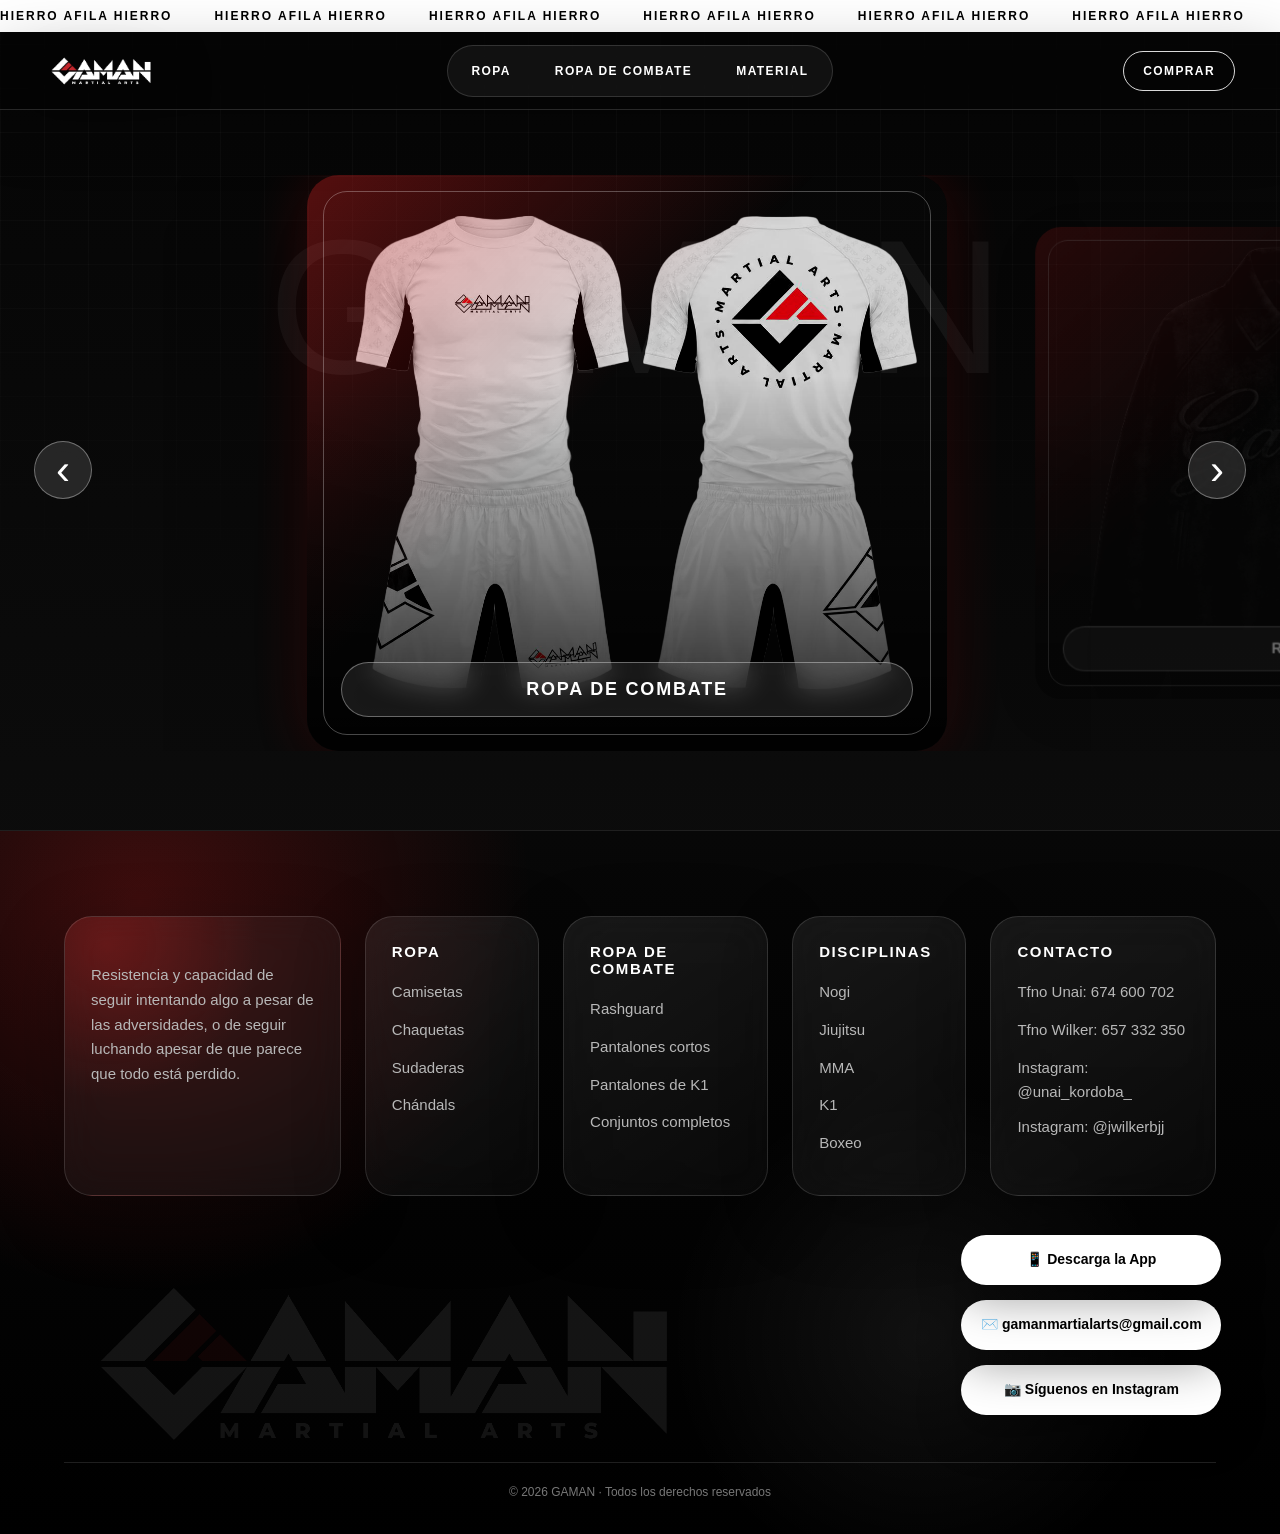
<file: index.html>
<!DOCTYPE html>
<html lang="es">
<head>
  <meta charset="UTF-8" />
  <meta name="viewport" content="width=device-width, initial-scale=1.0" />
  <title>GAMAN</title>
  <link rel="stylesheet" href="styles.css" />
</head>
<body>
  <div class="promo">
    <div class="promo-track">
      <span>HIERRO AFILA HIERRO</span>
    </div>
  </div>

  <header class="site-header">
    <button class="menu-toggle" aria-label="Abrir menú">
      <span></span>
      <span></span>
    </button>

    <a href="index.html" class="logo">
      <img src="Logo Gaman-03.png" alt="GAMAN">
    </a>

    <nav class="desktop-nav">
      <a href="ropa.html">Ropa</a>
      <a href="ropa-combate.html">Ropa de combate</a>
      <a href="material.html">Material</a>
    </nav>

    <button class="buy-btn" type="button">Comprar</button>
  </header>

  <nav class="mobile-menu">
    <a href="ropa.html" class="mobile-link">Ropa</a>
    <a href="ropa-combate.html" class="mobile-link">Ropa de combate</a>
    <a href="material.html" class="mobile-link">Material</a>
  </nav>

  <div class="menu-overlay"></div>

  <section class="hero-carousel">
    <button class="carousel-btn prev" onclick="moveSlide(-1)">‹</button>

    <div class="hero-track" id="carouselWrapper">
      <a href="ropa-combate.html" class="hero-slide">
        <img src="conjunto-blanco-completo-nuevo-modal.png" alt="Ropa GAMAN">
        <div class="slide-title">ROPA DE COMBATE</div>
      </a>

      <a href="ropa.html" class="hero-slide">
        <img src="chaqueta-front-u.png" alt="Ropa de combate GAMAN">
        <div class="slide-title">ROPA</div>
      </a>

      <a href="material.html" class="hero-slide">
        <img src="vendas-verdes.png" alt="Material GAMAN">
        <div class="slide-title">MATERIAL</div>
      </a>
    </div>

    <button class="carousel-btn next" onclick="moveSlide(1)">›</button>
  </section>
  </footer>

  <script src="script.js"></script>
</body>
<footer class="gaman-footer">
  <div class="footer-content">

    <div class="footer-brand">
      <p class="footer-frase">
       
      </p>

      <p class="footer-text">
        Resistencia y capacidad de seguir intentando algo a pesar de las adversidades, o de seguir luchando apesar de que parece que todo está perdido.
      </p>
    </div>

    <div class="footer-column">
      <h3>Ropa</h3>
      <p>Camisetas</p>
      <p>Chaquetas</p>
      <p>Sudaderas</p>
      <p>Chándals</p>
    </div>

     <div class="footer-column">
      <h3>Ropa de combate</h3>
      <p>Rashguard</p>
      <p>Pantalones cortos</p>
      <p>Pantalones de K1</p>
      <p>Conjuntos completos</p>
    </div>

    <div class="footer-column">
      <h3>Disciplinas</h3>
      <p>Nogi</p>
      <p>Jiujitsu</p>
      <p>MMA</p>
      <p>K1</p>
      <p>Boxeo</p>
    </div>
    

    <div class="footer-column">
      <h3>Contacto</h3>
  
      <p>Tfno Unai: 674 600 702</p>
      <p>Tfno Wilker: 657 332 350</p>
       <br><br/>
       <a href="https://www.instagram.com/unai_kordoba_/" target="_blank" rel="noopener" class="footer-social-link">Instagram: @unai_kordoba_</a>
<a href="https://www.instagram.com/jwilkerbjj/" target="_blank" rel="noopener" class="footer-social-link">Instagram: @jwilkerbjj</a>

    
      <a href="https://www.instagram.com/gamanmartialarts/" target="_blank" class="footer-mail-btn footer-btn-instagram">
  📷 Síguenos en Instagram
</a>

<a href="mailto:info@gamanmartialarts.com" class="footer-mail-btn footer-btn-mail">
  ✉️ gamanmartialarts@gmail.com
</a>

<a href="https://apps.apple.com/es/app/maat/id1471462737" data-app-download target="_blank" rel="noopener" class="footer-mail-btn footer-btn-app">
  📱 Descarga la App
</a>
    </div>

  </div>

  <div class="footer-big-logo">
   <img src="Logo Gaman-03.png" alt="GAMAN" class="footer-logo">
  </div>
    <br><br/>
  <div class="footer-bottom">
    <p>© 2026 GAMAN · Todos los derechos reservados</p>
  </div>
</footer>
</html>
</file>
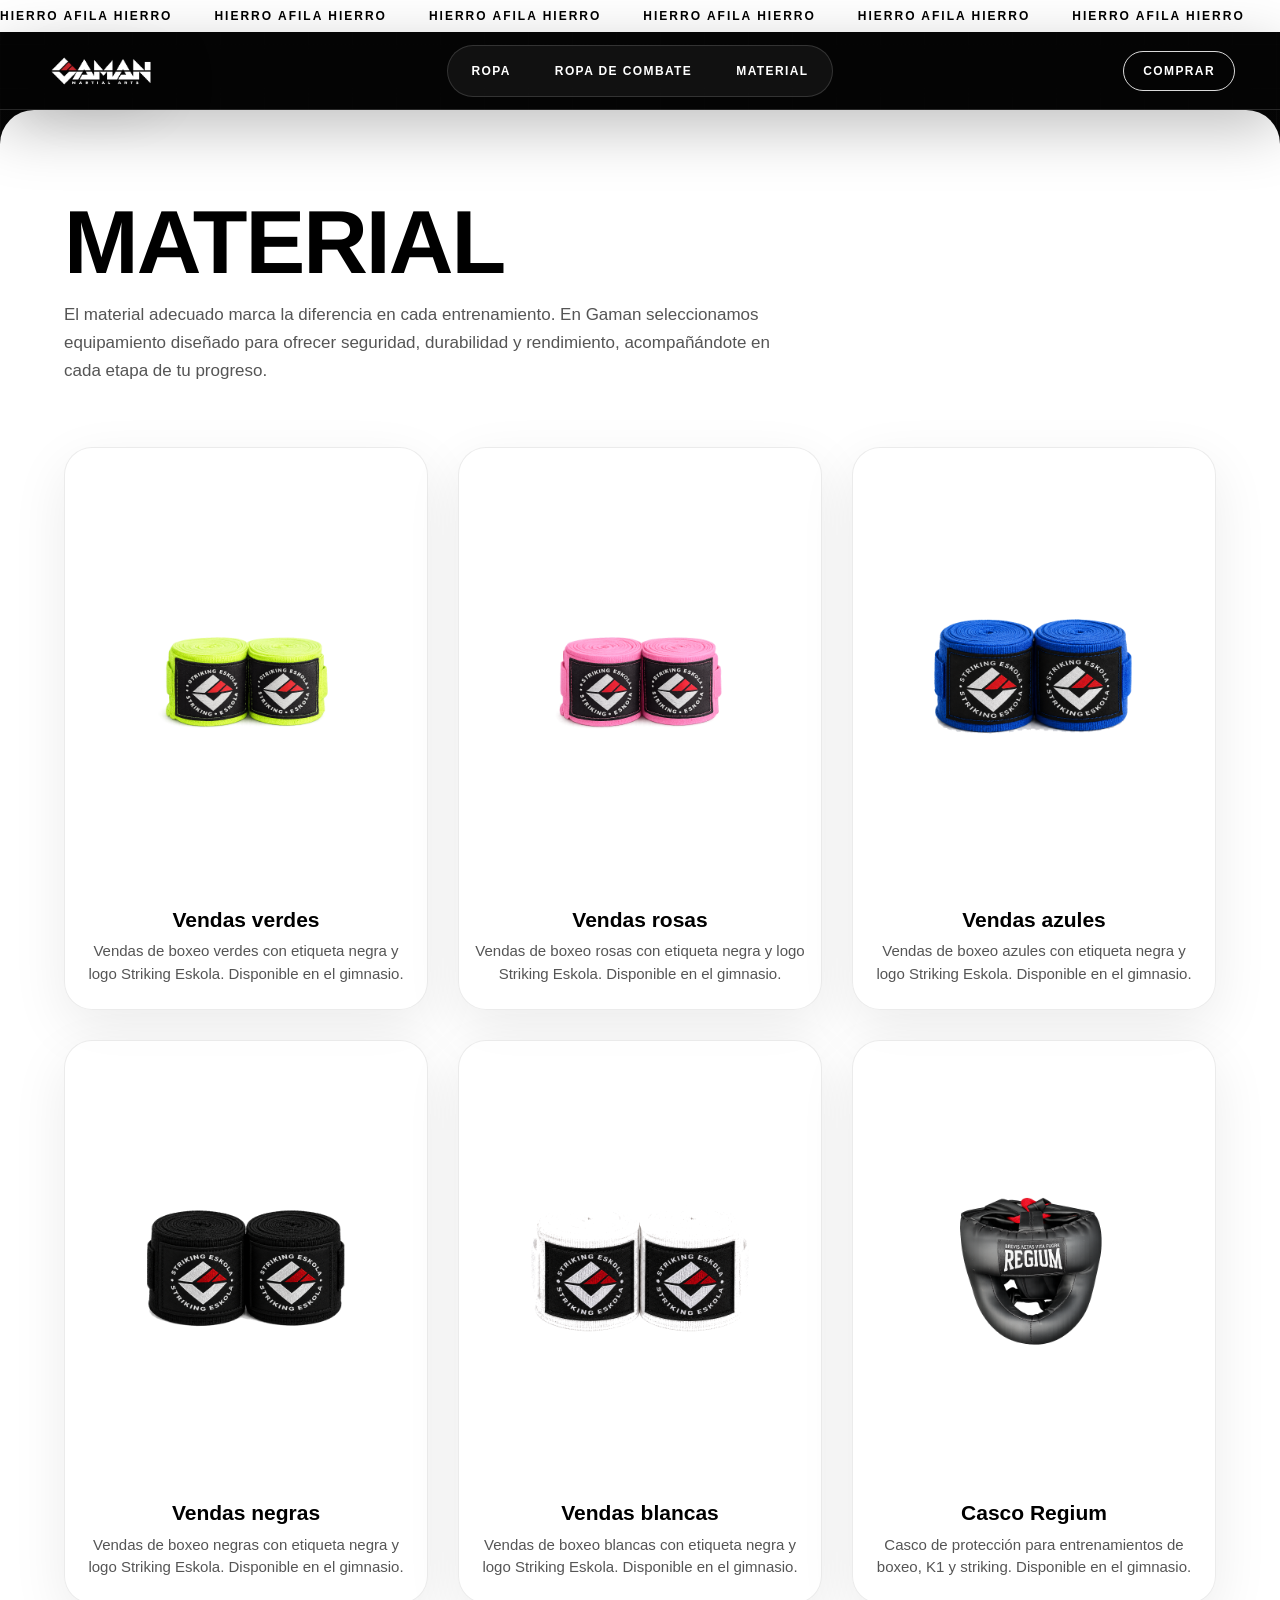
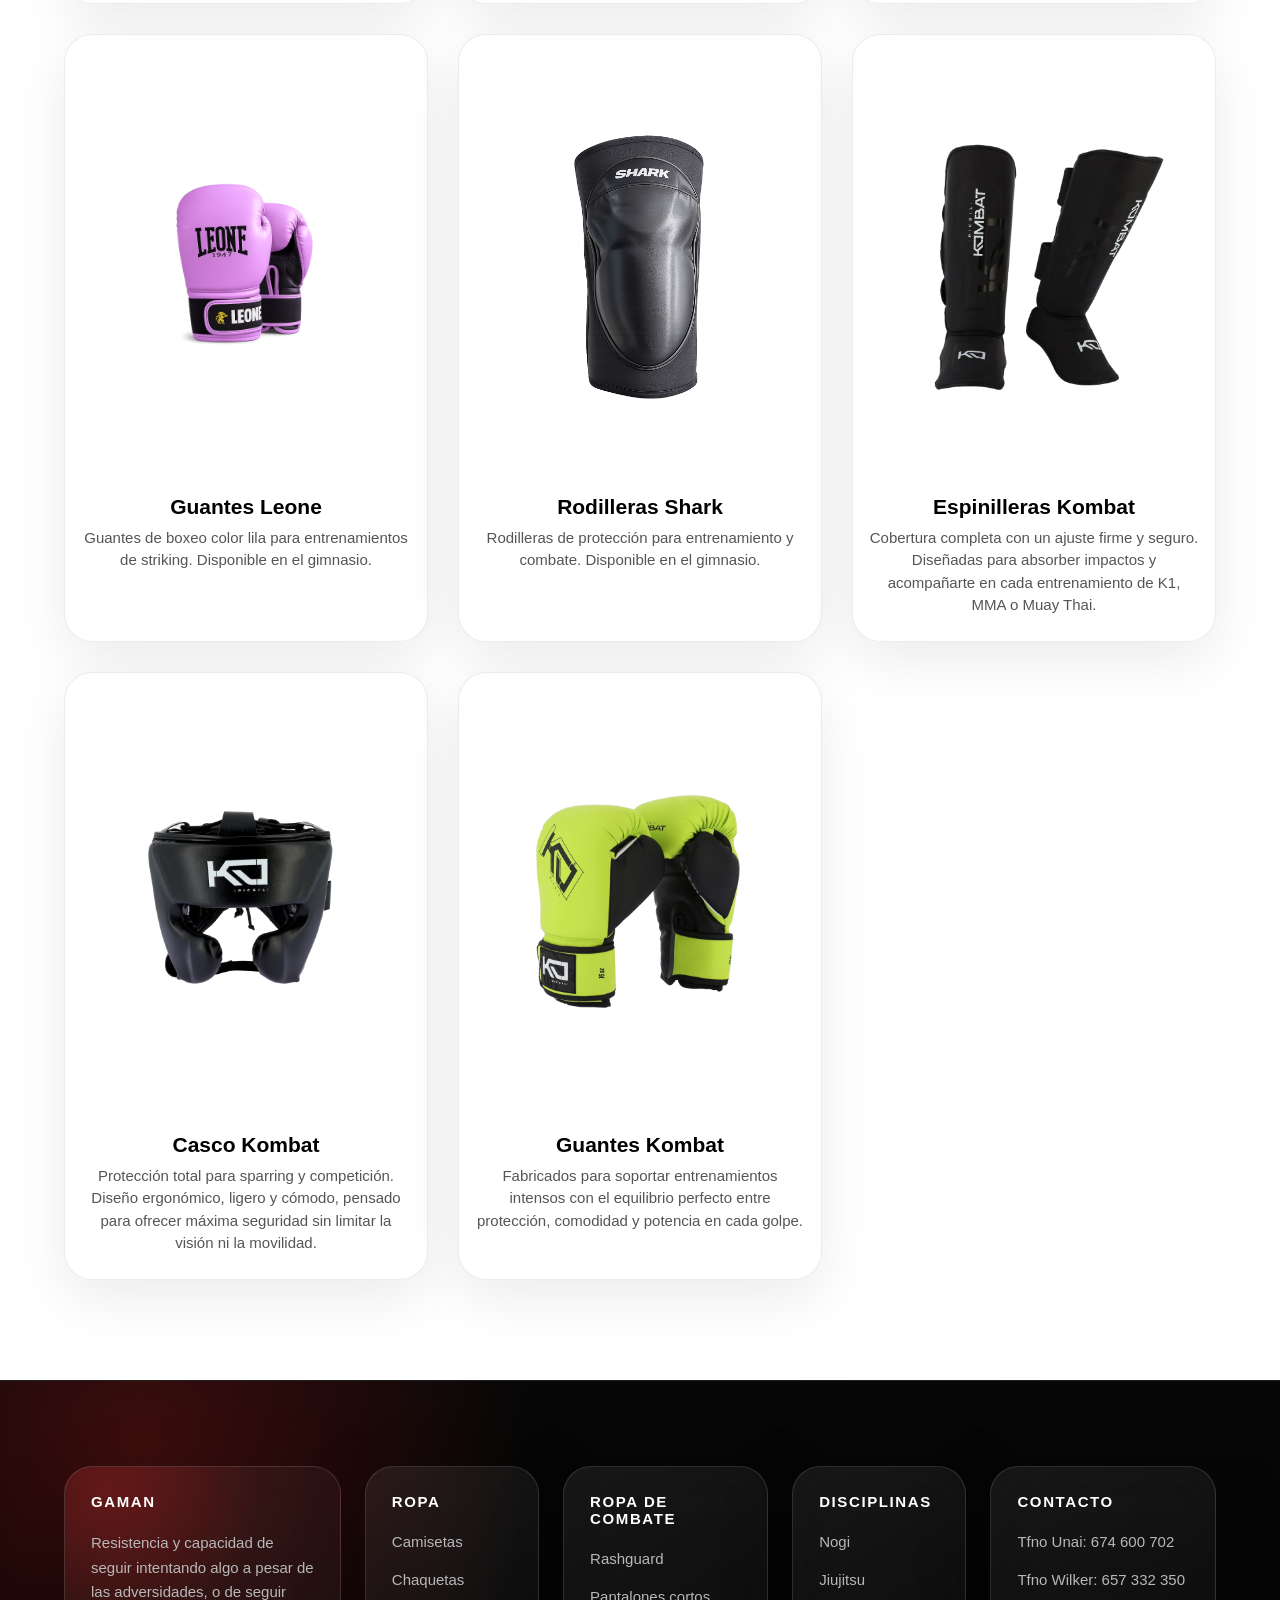
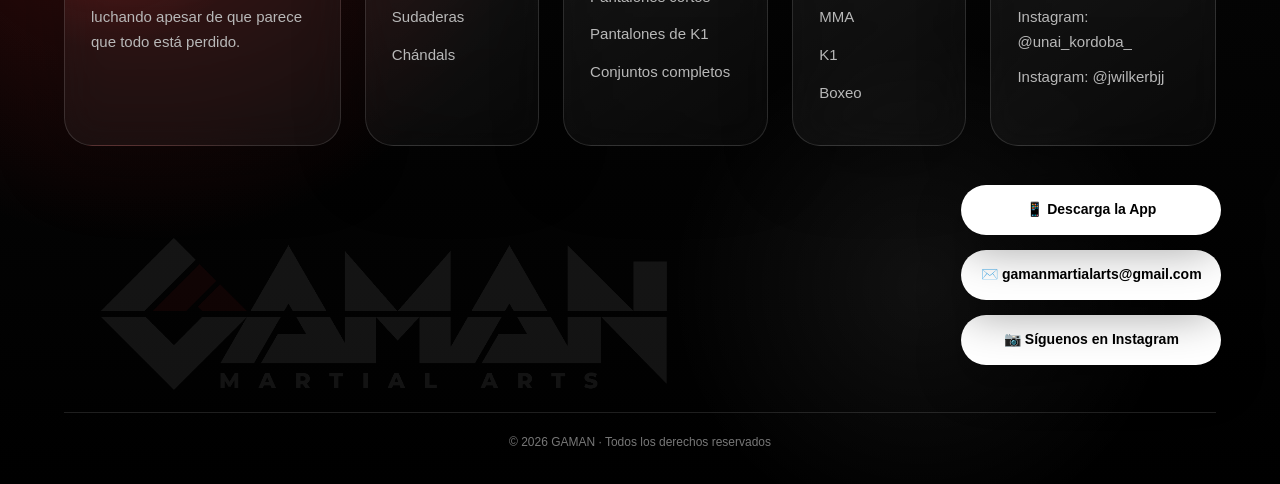
<file: material.html>
<!DOCTYPE html>
<html lang="es">
<head>
  <meta charset="UTF-8" />
  <meta name="viewport" content="width=device-width, initial-scale=1.0" />
  <title>Material | GAMAN</title>
  <link rel="stylesheet" href="styles.css" />
</head>
<body>
  <div class="promo">
    <div class="promo-track">
      <span>HIERRO AFILA HIERRO</span>
    </div>
  </div>

  <header class="site-header">
    <button class="menu-toggle" aria-label="Abrir menú">
      <span></span>
      <span></span>
    </button>

    <a href="index.html" class="logo">
      <img src="Logo Gaman-03.png" alt="GAMAN">
    </a>

    <nav class="desktop-nav">
      <a href="ropa.html">Ropa</a>
      <a href="ropa-combate.html">Ropa de combate</a>
      <a href="material.html">Material</a>
    </nav>

    <button class="buy-btn" type="button">Comprar</button>
  </header>

  <nav class="mobile-menu">
    <a href="ropa.html" class="mobile-link">Ropa</a>
    <a href="ropa-combate.html" class="mobile-link">Ropa de combate</a>
    <a href="material.html" class="mobile-link">Material</a>
  </nav>

  <div class="menu-overlay"></div>

  <main>
    <section class="category-title">
      <h1>Material</h1>
      <p>El material adecuado marca la diferencia en cada entrenamiento. En Gaman seleccionamos equipamiento diseñado para ofrecer seguridad, durabilidad y rendimiento, acompañándote en cada etapa de tu progreso.</p>
    </section>

    <section class="product-section">
      <div class="product-grid material-grid">
        <article class="product-card material-card">
          <img src="vendas-verdes.png" alt="Vendas verdes">
          <h3>Vendas verdes</h3>
          <p class="description">Vendas de boxeo verdes con etiqueta negra y logo Striking Eskola. Disponible en el gimnasio.</p>
        </article>
        <article class="product-card material-card">
          <img src="vendas-rosas.png" alt="Vendas rosas">
          <h3>Vendas rosas</h3>
          <p class="description">Vendas de boxeo rosas con etiqueta negra y logo Striking Eskola. Disponible en el gimnasio.</p>
        </article>
        <article class="product-card material-card">
          <img src="vendas-azules.png" alt="Vendas azules">
          <h3>Vendas azules</h3>
          <p class="description">Vendas de boxeo azules con etiqueta negra y logo Striking Eskola. Disponible en el gimnasio.</p>
        </article>
        <article class="product-card material-card">
          <img src="vendas-negras.png" alt="Vendas negras">
          <h3>Vendas negras</h3>
          <p class="description">Vendas de boxeo negras con etiqueta negra y logo Striking Eskola. Disponible en el gimnasio.</p>
        </article>
        <article class="product-card material-card">
          <img src="vendas-blancas.png" alt="Vendas blancas">
          <h3>Vendas blancas</h3>
          <p class="description">Vendas de boxeo blancas con etiqueta negra y logo Striking Eskola. Disponible en el gimnasio.</p>
        </article>
        <article class="product-card material-card">
          <img src="casco-regium.png" alt="Casco Regium">
          <h3>Casco Regium</h3>
          <p class="description">Casco de protección para entrenamientos de boxeo, K1 y striking. Disponible en el gimnasio.</p>
        </article>
        <article class="product-card material-card">
          <img src="guantes-leone.png" alt="Guantes Leone">
          <h3>Guantes Leone</h3>
          <p class="description">Guantes de boxeo color lila para entrenamientos de striking. Disponible en el gimnasio.</p>
        </article>
        <article class="product-card material-card">
          <img src="rodillera-shark.png" alt="Rodilleras Shark">
          <h3>Rodilleras Shark</h3>
          <p class="description">Rodilleras de protección para entrenamiento y combate. Disponible en el gimnasio.</p>
        </article>
        <article class="product-card material-card">
          <img src="espinilleras.png" alt="Espinilleras Kombat">
          <h3>Espinilleras Kombat</h3>
          <p class="description">Cobertura completa con un ajuste firme y seguro. Diseñadas para absorber impactos y acompañarte en cada entrenamiento de K1, MMA o Muay Thai.</p>
        </article>
        <article class="product-card material-card">
          <img src="casco.png" alt="Casco Kombat">
          <h3>Casco Kombat</h3>
          <p class="description">Protección total para sparring y competición. Diseño ergonómico, ligero y cómodo, pensado para ofrecer máxima seguridad sin limitar la visión ni la movilidad.</p>
        </article>
          <article class="product-card material-card">
          <img src="guanteskombat.png" alt="Guantes Kombat">
          <h3>Guantes Kombat</h3>
          <p class="description">Fabricados para soportar entrenamientos intensos con el equilibrio perfecto entre protección, comodidad y potencia en cada golpe.</p>
        </article>
      </div>
    </section>
  </main>
    <script src="script.js"></script>
</body>
<footer class="gaman-footer">
  <div class="footer-content">

   <div class="footer-brand">
      <p class="footer-frase">
        GAMAN
      </p>

      <p class="footer-text">
        Resistencia y capacidad de seguir intentando algo a pesar de las adversidades, o de seguir luchando apesar de que parece que todo está perdido.
      </p>
    </div>

    <div class="footer-column">
      <h3>Ropa</h3>
      <p>Camisetas</p>
      <p>Chaquetas</p>
      <p>Sudaderas</p>
      <p>Chándals</p>
    </div>

     <div class="footer-column">
      <h3>Ropa de combate</h3>
      <p>Rashguard</p>
      <p>Pantalones cortos</p>
      <p>Pantalones de K1</p>
      <p>Conjuntos completos</p>
    </div>

    <div class="footer-column">
      <h3>Disciplinas</h3>
      <p>Nogi</p>
      <p>Jiujitsu</p>
      <p>MMA</p>
      <p>K1</p>
      <p>Boxeo</p>
    </div>
    

    <div class="footer-column">
      <h3>Contacto</h3>
  
      <p>Tfno Unai: 674 600 702</p>
      <p>Tfno Wilker: 657 332 350</p>
       <br><br/>
       <a href="https://www.instagram.com/unai_kordoba_/" target="_blank" rel="noopener" class="footer-social-link">Instagram: @unai_kordoba_</a>
<a href="https://www.instagram.com/jwilkerbjj/" target="_blank" rel="noopener" class="footer-social-link">Instagram: @jwilkerbjj</a>

    
      <a href="https://www.instagram.com/gamanmartialarts/" target="_blank" class="footer-mail-btn footer-btn-instagram">
  📷 Síguenos en Instagram
</a>

<a href="mailto:info@gamanmartialarts.com" class="footer-mail-btn footer-btn-mail">
  ✉️ gamanmartialarts@gmail.com
</a>

<a href="https://apps.apple.com/es/app/maat/id1471462737" data-app-download target="_blank" rel="noopener" class="footer-mail-btn footer-btn-app">
  📱 Descarga la App
</a>
    </div>

  </div>

  <div class="footer-big-logo">
   <img src="Logo Gaman-03.png" alt="GAMAN" class="footer-logo">
  </div>
    <br><br/>
  <div class="footer-bottom">
    <p>© 2026 GAMAN · Todos los derechos reservados</p>
  </div>
</footer>

</html>
</file>
<file: styles.css>
:root {
  --black: #050505;
  --dark: #0b0b0b;
  --white: #ffffff;
  --muted: #9b9b9b;
  --line: rgba(255,255,255,.14);
  --red: #ff2424;
  --glass: rgba(255,255,255,.08);
}

* {
  margin: 0;
  padding: 0;
  box-sizing: border-box;
}

html { scroll-behavior: smooth; }

body {
  min-height: 100vh;
  background: linear-gradient(180deg, #050505 0%, #0b0b0b 50%, #111 100%);
  color: #000;
  font-family: Arial, sans-serif;
  overflow-x: hidden;
}

body::before {
  content: "";
  position: fixed;
  inset: 0;
  pointer-events: none;
  z-index: 0;
  background-image:
    linear-gradient(rgba(255,255,255,.035) 1px, transparent 1px),
    linear-gradient(90deg, rgba(255,255,255,.035) 1px, transparent 1px);
  background-size: 44px 44px;
  mask-image: linear-gradient(to bottom, #000, transparent 72%);
}

/* =========================
   PROMO SUPERIOR
========================= */
.promo {
  overflow: hidden;
  background: var(--white);
  color: #000;
  font-size: 12px;
  font-weight: 900;
  padding: 9px 0;
  text-transform: uppercase;
  letter-spacing: 2px;
}

.promo-track {
  display: flex;
  width: max-content;
  gap: 42px;
  animation: promoMove 18s linear infinite;
}

.promo span { white-space: nowrap; }

@keyframes promoMove {
  from { transform: translateX(0); }
  to { transform: translateX(-50%); }
}

/* =========================
   HEADER
========================= */
.site-header {
  height: 78px;
  padding: 0 45px;
  background: rgba(5,5,5,.68);
  backdrop-filter: blur(18px);
  -webkit-backdrop-filter: blur(18px);
  display: flex;
  justify-content: center;
  align-items: center;
  position: sticky;
  top: 0;
  z-index: 1000;
  border-bottom: 1px solid var(--line);
  box-shadow: 0 18px 60px rgba(0,0,0,.25);
}

.logo {
  position: absolute;
  left: 45px;
  display: flex;
  align-items: center;
}

.logo img {
  height: 112px;
  width: auto;
  display: block;
  filter: drop-shadow(0 12px 30px rgba(0,0,0,.5));
}

.desktop-nav {
  display: flex;
  gap: 12px;
  align-items: center;
  padding: 7px;
  border: 1px solid var(--line);
  border-radius: 999px;
  background: rgba(255,255,255,.055);
}

.desktop-nav a,
.buy-btn {
  color: #fff;
  text-decoration: none;
  text-transform: uppercase;
  font-size: 12px;
  letter-spacing: 1.4px;
  font-weight: 900;
  background: none;
  border: none;
  cursor: pointer;
  font-family: Arial, sans-serif;
}

.desktop-nav a {
  position: relative;
  padding: 11px 16px;
  border-radius: 999px;
  transition: .28s ease;
}

.desktop-nav a:hover {
  color: #fff;
  background: rgba(255,36,36,.92);
  box-shadow: 0 0 28px rgba(255,36,36,.35);
}

.buy-btn {
  position: absolute;
  right: 45px;
  border: 1px solid rgba(255,255,255,.85);
  padding: 12px 19px;
  border-radius: 999px;
  transition: .28s ease;
}

.buy-btn:hover {
  background: #fff;
  color: #000;
  transform: translateY(-2px);
}

.menu-toggle,
.mobile-menu,
.menu-overlay { display: none; }

/* =========================
   HERO CARRUSEL
========================= */
.hero-carousel {
  width: 100%;
  min-height: 80vh;
  position: relative;
  display: flex;
  align-items: center;
  overflow: hidden;
  padding: 55px 0 70px;
}

.hero-carousel::before {
  content: "GAMAN";
  position: absolute;
  top: 12%;
  left: 50%;
  transform: translateX(-50%);
  font-family: 'Organetto', Arial, sans-serif;
  font-size: clamp(74px, 15vw, 220px);
  color: rgba(255,255,255,.055);
  letter-spacing: 8px;
  pointer-events: none;
}

.hero-track {
  display: flex;
  align-items: center;
  gap: 28px;
  overflow-x: auto;
  scroll-snap-type: x mandatory;
  scroll-behavior: smooth;
  padding: 0 24vw;
  z-index: 2;
}

.hero-track::-webkit-scrollbar { display: none; }

.hero-slide {
  min-width: 50vw;
  width: 50vw;
  height: 64vh;
  position: relative;
  flex-shrink: 0;
  scroll-snap-align: center;
  text-decoration: none;
  color: white;
  overflow: hidden;
  border-radius: 32px;
  transform: scale(.82) rotateY(8deg);
  opacity: .42;
  transition: .55s cubic-bezier(.2,.8,.2,1);
  box-shadow: 0 18px 60px rgba(0,0,0,.25);
  isolation: isolate;
}

.hero-slide::before {
  content: "";
  position: absolute;
  inset: 0;
  z-index: 2;
  background:
    linear-gradient(180deg, transparent 35%, rgba(0,0,0,.88) 100%),
    linear-gradient(135deg, rgba(255,36,36,.32), transparent 42%);
}

.hero-slide::after {
  content: "";
  position: absolute;
  inset: 16px;
  border: 1px solid rgba(255,255,255,.28);
  border-radius: 24px;
  z-index: 3;
  pointer-events: none;
}

.hero-slide.active {
  transform: scale(1) rotateY(0deg);
  opacity: 1;
  z-index: 5;
  box-shadow: 0 35px 120px rgba(0,0,0,.55), 0 0 60px rgba(255,36,36,.18);
}

.hero-slide img {
  width: 100%;
  height: 100%;
  object-fit: cover;
  object-position: center top;
  display: block;
  filter: brightness(.82) contrast(1.08);
  transition: transform .75s ease, filter .75s ease;
}

.hero-slide:hover img {
  transform: scale(1.07);
  filter: brightness(.72) contrast(1.15);
}

.slide-title {
  position: absolute;
  left: 34px;
  right: 34px;
  bottom: 34px;
  z-index: 4;
  padding: 16px 18px;
  border: 1px solid rgba(255,255,255,.35);
  border-radius: 999px;
  color: white;
  text-align: center;
  font-size: 18px;
  letter-spacing: 1.8px;
  font-weight: 900;
  background: rgba(255,255,255,.09);
  backdrop-filter: blur(14px);
  -webkit-backdrop-filter: blur(14px);
}

.carousel-btn {
  position: absolute;
  top: 50%;
  transform: translateY(-50%);
  z-index: 20;
  width: 58px;
  height: 58px;
  border-radius: 50%;
  border: 1px solid rgba(255,255,255,.35);
  background: rgba(255,255,255,.12);
  backdrop-filter: blur(14px);
  -webkit-backdrop-filter: blur(14px);
  color: white;
  font-size: 42px;
  line-height: 1;
  cursor: pointer;
  transition: .28s ease;
}

.carousel-btn:hover {
  background: var(--red);
  transform: translateY(-50%) scale(1.08);
}

.carousel-btn.prev { left: 34px; }
.carousel-btn.next { right: 34px; }

/* =========================
   PÃGINAS INTERNAS Y PRODUCTOS
========================= */
main {
  position: relative;
  background: #fff;
  border-radius: 34px 34px 0 0;
  margin-top: 0;
}

.category-title {
  padding: 90px 5vw 42px;
  position: relative;
  overflow: hidden;
}

.category-title::before {
  display:none;
}

.category-title h1 {
  font-family: 'Organetto', Arial, sans-serif;
  font-size: clamp(38px, 7vw, 92px);
  text-transform: uppercase;
  margin-bottom: 16px;
  line-height: .95;
  letter-spacing: -2px;
}

.category-title p {
  color: #555;
  font-size: 17px;
  max-width: 710px;
  line-height: 1.65;
}

.product-section { padding: 20px 5vw 100px; }

.product-grid {
  display: grid;
  grid-template-columns: repeat(3, 1fr);
  gap: 30px;
}

.product-card {
  position: relative;
  padding: 12px;
  border-radius: 28px;
  background: rgba(255,255,255,.74);
  border: 1px solid rgba(0,0,0,.08);
  box-shadow: 0 18px 55px rgba(0,0,0,.08);
  overflow: hidden;
  transition: .35s ease;
}

.product-card::before {
  content: "";
  position: absolute;
  inset: 0;
  background: linear-gradient(135deg, rgba(255,36,36,.16), transparent 42%);
  opacity: 0;
  transition: .35s ease;
  pointer-events: none;
}

.product-card:hover {
  transform: translateY(-9px);
  box-shadow: 0 28px 75px rgba(0,0,0,.16);
}

.product-card:hover::before { opacity: 1; }

.product-card img {
  width: 100%;
  height: 500px;
  object-fit: cover;
  object-position: center top;
  background: #eee;
  display: block;
  border-radius: 20px;
  transition: .45s ease;
}

.product-card:hover img {
  transform: scale(1.025);
  filter: contrast(1.05);
}

.product-card h3 {
  font-family: 'Organetto', Arial, sans-serif;
  font-size: 21px;
  line-height: 1.15;
  margin: 18px 4px 8px;
}

.description {
  color: #555;
  font-size: 15px;
  line-height: 1.5;
  margin: 0 4px 12px;
}

.price {
  display: inline-block;
  font-size: 18px;
  font-weight: 900;
  margin: 0 4px 8px;
  padding: 9px 14px;
  border-radius: 999px;
  background: #000;
  color: #fff;
}

/* =========================
   FOOTER ORDENADOR
========================= */
/* =========================
   FOOTER ORDENADOR
========================= */
.gaman-footer {
  position: relative;
  color: #fff;
  padding: 85px 5vw 35px;
  overflow: hidden;
  border-top: 1px solid rgba(255,255,255,.12);
  background:
    radial-gradient(circle at 11% 10%, rgba(255,36,36,.22), transparent 30%),
    radial-gradient(circle at 72% 72%, rgba(255,255,255,.06), transparent 24%),
    linear-gradient(180deg, #070707 0%, #000 100%);
}

/* Tarjetas superiores */
.footer-content {
  position: relative;
  z-index: 2;
  display: grid;
  grid-template-columns: 1.35fr .85fr 1fr .85fr 1.1fr;
  gap: 24px;
  align-items: stretch;
  margin-bottom: 230px;
}

.footer-brand,
.footer-column {
  min-height: 210px;
  padding: 26px;
  border: 1px solid rgba(255,255,255,.13);
  border-radius: 28px;
  background: linear-gradient(145deg, rgba(255,255,255,.075), rgba(255,255,255,.025));
  backdrop-filter: blur(18px);
  -webkit-backdrop-filter: blur(18px);
  box-shadow: 0 20px 70px rgba(0,0,0,.25);
}

.footer-brand {
  background:
    radial-gradient(circle at 15% 10%, rgba(255,36,36,.20), transparent 45%),
    rgba(255,255,255,.045);
}

.footer-frase,
.footer-column h3 {
  font-family: 'Organetto', Arial, sans-serif;
  font-size: 15px;
  letter-spacing: 1.6px;
  text-transform: uppercase;
  margin-bottom: 20px;
}

.footer-text,
.footer-column p {
  color: #b8b8b8;
  font-size: 15px;
  line-height: 1.65;
}

.footer-column p {
  margin-bottom: 13px;
}

.footer-column a,
.footer-column p {
  display: block;
  text-decoration: none;
  pointer-events: auto;
  position: relative;
  z-index: 20;
}

/* Contacto al lado de disciplinas */
.footer-column:nth-child(5) {
  grid-column: 5;
  grid-row: 1;
  min-height: 210px;
}

.footer-column:nth-child(5) br {
  display: none;
}

/* Botones fuera de la tarjeta, abajo derecha */
.footer-column:nth-child(5) .footer-mail-btn {
  position: absolute;
  right: 5vw;
  z-index: 20;
  width: 260px;
  min-height: 50px;
  display: inline-flex !important;
  align-items: center;
  justify-content: center;
  margin: 0;
  padding: 12px 18px;
  border-radius: 999px;
  background: #fff;
  color: #000 !important;
  text-decoration: none;
  font-weight: 900;
  font-size: 14px;
  transition: .3s ease;
  box-shadow: 0 16px 45px rgba(0,0,0,.35);
}

.footer-column:nth-child(5) .footer-mail-btn:nth-of-type(1) {
  bottom: -90px;
   right: -0.5vw;
}

.footer-column:nth-child(5) .footer-mail-btn:nth-of-type(2) {
  bottom: -155px;
  right: -0.5vw;
}

.footer-column:nth-child(5) .footer-mail-btn:nth-of-type(3) {
  bottom: -220px;
  right: -0.5vw;
}

.footer-mail-btn:hover {
  background: var(--red);
  color: #fff !important;
  transform: translateY(-4px);
}

/* Logo abajo izquierda */
.footer-big-logo {
  position: absolute;
  left: 5vw;
  bottom: -150px;
  width: 980px;
  opacity: .075;
  pointer-events: none;
}

.footer-big-logo img {
  width: 980px;
  max-width: 50vw;
  height: auto;
  display: block;
  margin-left: 0;
}

/* Copyright */
.footer-bottom {
  position: relative;
  z-index: 2;
  border-top: 1px solid rgba(255,255,255,.12);
  padding-top: 22px;
  color: #777;
  font-size: 12px;
  text-align: center;
}

/* =========================
   ANIMACIONES
========================= */
.reveal {
  opacity: 0;
  transform: translateY(28px);
  transition: opacity .65s ease, transform .65s ease;
}

.reveal.visible {
  opacity: 1;
  transform: translateY(0);
}

/* =========================
   MÃ“VIL
========================= */
@media (max-width: 768px) {
  body {
    background:
      radial-gradient(circle at 10% 8%, rgba(255,36,36,.18), transparent 30%),
      radial-gradient(circle at 85% 20%, rgba(255,255,255,.08), transparent 25%),
      linear-gradient(180deg, #050505 0%, #0b0b0b 50%, #111 100%);
  }

  .site-header {
    height: 68px;
    padding: 0 18px;
    justify-content: space-between;
  }

  .logo { position: static; }

  .logo img {
    width: 90px;
    height: 90px;
  }

  .desktop-nav { display: none; }

  .buy-btn {
    position: static;
    font-size: 11px;
    padding: 9px 12px;
  }

  .menu-toggle {
    width: 32px;
    height: 24px;
    background: none;
    border: none;
    display: flex;
    flex-direction: column;
    justify-content: space-between;
    cursor: pointer;
    padding: 0;
    z-index: 1001;
  }

  .menu-toggle span {
    width: 100%;
    height: 2px;
    background: #fff;
    transition: .3s;
  }

  .menu-toggle.active span:nth-child(1) { transform: translateY(11px) rotate(45deg); }
  .menu-toggle.active span:nth-child(2) { transform: translateY(-11px) rotate(-45deg); }

  .mobile-menu {
    position: fixed;
    top: 0;
    left: -100%;
    width: 84%;
    max-width: 360px;
    height: 100vh;
    background: rgba(5,5,5,.78);
    backdrop-filter: blur(20px);
    -webkit-backdrop-filter: blur(20px);
    z-index: 999;
    padding: 95px 24px 30px;
    transition: left .35s ease;
    display: block;
    overflow-y: auto;
    border-right: 1px solid rgba(255,255,255,.14);
  }

  .mobile-menu.is-open { left: 0; }

  .mobile-link {
    width: 100%;
    color: #fff;
    text-decoration: none;
    padding: 18px 0;
    border-bottom: 1px solid rgba(255,255,255,.12);
    text-transform: uppercase;
    font-size: 18px;
    font-weight: 900;
    text-align: left;
    display: block;
  }

  .menu-overlay {
    position: fixed;
    inset: 0;
    background: rgba(0,0,0,.65);
    z-index: 998;
    opacity: 0;
    visibility: hidden;
    transition: .3s;
    display: block;
  }

  .menu-overlay.is-open {
    opacity: 1;
    visibility: visible;
  }

  .hero-carousel {
    padding: 0;
    min-height: 58vh;
    align-items: flex-start;
  }

  .hero-track {
    gap: 16px;
    padding: 0 10vw;
    transform: translateY(50px);
  }

  .hero-slide {
    min-width: 80vw;
    width: 80vw;
    height: 48vh;
    border-radius: 24px;
  }

  .slide-title {
    left: 35px;
    right: 35px;
    padding: 12px 10px;
    font-size: 13px;
  }

  .carousel-btn {
    width: 44px;
    height: 44px;
    font-size: 34px;
  }

  .carousel-btn.prev { left: 10px; }
  .carousel-btn.next { right: 10px; }

  body:has(.hero-carousel) main {
    background: transparent;
    margin-top: -60px;
  }

  body:not(:has(.hero-carousel)) main {
    background:#fff;
    border-radius:28px 28px 0 0;
  }

  main { border-radius: 26px 26px 0 0; }

  .category-title { padding: 60px 18px 28px; }
  .category-title h1 { font-size: 36px; letter-spacing: -1px; }
  .category-title p { font-size: 15px; }

  .product-section { padding: 10px 18px 70px; }

  .product-grid {
    grid-template-columns: 1fr;
    gap: 28px;
  }

  .product-card img { height: 420px; }
  .product-card h3 { font-size: 21px; }

  /* Footer mÃ³vil */
  .gaman-footer {
    padding: 45px 22px 22px;
  }

  .footer-content {
    display: grid;
    grid-template-columns: 1fr 1fr;
    gap: 12px;
    margin-bottom: 5px;
  }

  .footer-brand,
  .footer-column {
    min-height: auto;
    padding: 18px;
  }

  .footer-brand { grid-column: 1; }
  .footer-column:nth-child(2) { grid-column: 2; }
  .footer-column:nth-child(3) { grid-column: 1; }

  .footer-column:nth-child(2),
  .footer-column:nth-child(3) {
    padding: 16px;
  }

  .footer-column:nth-child(2) p,
  .footer-column:nth-child(3) p {
    margin-bottom: 8px;
    font-size: 13px;
  }

  .footer-column:nth-child(4) {
    grid-column: 2;
    display: flex;
    flex-wrap: wrap;
    gap: 10px;
    align-content: flex-start;
  }

  .footer-column:nth-child(4) h3 {
    width: 100%;
    margin-bottom: 12px;
  }

  .footer-column:nth-child(4) p {
    margin: 0;
    padding: 9px 10px;
    border-radius: 999px;
    background: rgba(255,255,255,.06);
    white-space: nowrap;
  }

  .footer-column:nth-child(5) {
    grid-column: 1 / -1;
    padding: 24px;
    min-height: auto;
    margin-bottom: 0;
  }

  .footer-column:nth-child(5) h3 { display: none; }

  .footer-column:nth-child(5) p {
    font-size: 15px;
    line-height: 1.5;
    margin-bottom: 10px;
    white-space: nowrap;
  }

  .footer-column:nth-child(5) br { display: none; }

  .footer-column:nth-child(5) .footer-mail-btn {
    position: static;
    transform: none;
    width: 82%;
    max-width: 310px;
    min-width: 0;
    display: flex !important;
    justify-content: center;
    align-items: center;
    margin: 18px auto 0;
    padding: 13px 16px;
    font-size: 14px;
  }

  .footer-column:nth-child(5) .footer-mail-btn:first-of-type {
    margin-top: 38px;
  }

  /* LOGO FOOTER MÓVIL */
.footer-big-logo{
  position: relative;
  left: auto;
  bottom: auto;

  width: 100%;
  display: flex;
  justify-content: center;

  margin-top: -130px;
  margin-bottom: -130px;

  opacity: 1;
  z-index: 1;
}

.footer-big-logo img{
  width: 105vw;
  max-width: none;
  height: auto;

  display: block;
  opacity: .12;
}
  .footer-bottom {
    font-size: 11px;
    margin-top:0;
  padding-top:8px;
    text-align: center;
  }
}

@media (min-width: 769px) and (max-width: 1000px) {
  .product-grid { grid-template-columns: repeat(2, 1fr); }

  .footer-content {
    grid-template-columns: repeat(2, 1fr);
    margin-bottom: 220px;
  }

  .footer-column:nth-child(5) {
    grid-column: auto;
    grid-row: auto;
  }
}

/* =========================
   MODAL CONJUNTOS COMBATE
========================= */
.combat-image-btn {
  width: 100%;
  height: 500px;
  display: block;
  border: 0;
  padding: 0;
  background: #eee;
  border-radius: 20px;
  overflow: hidden;
  cursor: zoom-in;
}

.combat-front-preview {
  width: 100%;
  height: 100%;
  display: block;
  overflow: hidden;
  border-radius: 20px;
}

.combat-front-preview img {
  width: 100%;
  max-width: 100%;
  height: 100%;
  object-fit: cover;
  object-position: center top;
  display: block;
  border-radius: 20px;
  background: #eee;
  transition: .45s ease;
}

.combat-set-card:hover .combat-front-preview img {
  transform: scale(1.025);
  filter: contrast(1.05);
}

.combat-modal {
  position: fixed;
  inset: 0;
  z-index: 3000;
  display: flex;
  justify-content: center;
  align-items: center;
  padding: 28px;
  background: rgba(0,0,0,.82);
  opacity: 0;
  visibility: hidden;
  transition: .28s ease;
}

.combat-modal.is-open {
  opacity: 1;
  visibility: visible;
}

.combat-modal-content {
  position: relative;
  width: min(1100px, 96vw);
  max-height: 92vh;
  padding: 18px;
  border-radius: 28px;
  background: #fff;
  box-shadow: 0 35px 120px rgba(0,0,0,.55);
  transform: scale(.94);
  transition: .28s ease;
}

.combat-modal.is-open .combat-modal-content {
  transform: scale(1);
}

.combat-modal-content img {
  width: 100%;
  max-height: 78vh;
  object-fit: contain;
  display: block;
  border-radius: 20px;
  background: #fff;
}

.combat-modal-content h3 {
  margin-top: 14px;
  color: #000;
  font-family: 'Organetto', Arial, sans-serif;
  font-size: 18px;
  text-transform: uppercase;
  text-align: center;
}

.combat-modal-close {
  position: absolute;
  top: -16px;
  right: -16px;
  width: 46px;
  height: 46px;
  border: 0;
  border-radius: 50%;
  background: var(--red);
  color: #fff;
  font-size: 32px;
  line-height: 1;
  cursor: pointer;
  box-shadow: 0 12px 35px rgba(0,0,0,.35);
}

@media (max-width: 768px) {
  .combat-image-btn {
    height: 420px;
  }

  .combat-modal {
    padding: 14px;
  }

  .combat-modal-content {
    width: 96vw;
    padding: 10px;
    border-radius: 20px;
  }

  .combat-modal-content img {
    max-height: 74vh;
    border-radius: 14px;
  }

  .combat-modal-close {
    top: -12px;
    right: -8px;
  }
}

/* =========================
   MODAL GENERAL PRODUCTOS
========================= */
.product-image-btn {
  width: 100%;
  height: 500px;
  display: block;
  border: 0;
  padding: 0;
  background: #eee;
  border-radius: 20px;
  overflow: hidden;
  cursor: zoom-in;
}

.product-image-btn img {
  width: 100%;
  max-width: 100%;
  height: 100%;
  object-fit: cover;
  object-position: center top;
  display: block;
  border-radius: 20px;
  background: #eee;
  transition: .45s ease;
}

.product-modal-card:hover .product-image-btn img {
  transform: scale(1.025);
  filter: contrast(1.05);
}

.product-modal {
  position: fixed;
  inset: 0;
  z-index: 3000;
  display: flex;
  justify-content: center;
  align-items: center;
  padding: 28px;
  background: rgba(0,0,0,.82);
  opacity: 0;
  visibility: hidden;
  transition: .28s ease;
}

.product-modal.is-open {
  opacity: 1;
  visibility: visible;
}

.product-modal-content {
  position: relative;
  width: min(1100px, 96vw);
  max-height: 92vh;
  padding: 18px;
  border-radius: 28px;
  background: #fff;
  box-shadow: 0 35px 120px rgba(0,0,0,.55);
  transform: scale(.94);
  transition: .28s ease;
}

.product-modal.is-open .product-modal-content {
  transform: scale(1);
}

.product-modal-content img {
  width: 100%;
  max-height: 78vh;
  object-fit: contain;
  display: block;
  border-radius: 20px;
  background: #fff;
}

.product-modal-content h3 {
  margin-top: 14px;
  color: #000;
  font-family: 'Organetto', Arial, sans-serif;
  font-size: 18px;
  text-transform: uppercase;
  text-align: center;
}

.product-modal-close {
  position: absolute;
  top: -16px;
  right: -16px;
  width: 46px;
  height: 46px;
  border: 0;
  border-radius: 50%;
  background: var(--red);
  color: #fff;
  font-size: 32px;
  line-height: 1;
  cursor: pointer;
  box-shadow: 0 12px 35px rgba(0,0,0,.35);
}

@media (max-width: 768px) {
  .product-image-btn { height: 420px; }
  .product-modal { padding: 14px; }
  .product-modal-content {
    width: 96vw;
    padding: 10px;
    border-radius: 20px;
  }
  .product-modal-content img {
    max-height: 74vh;
    border-radius: 14px;
  }
  .product-modal-close {
    top: -12px;
    right: -8px;
  }
}

/* =========================
   MODAL UNIFICADO PRODUCTOS
========================= */
.product-modal,
.combat-modal {
  background: rgba(0, 0, 0, .82);
}

.product-modal-content,
.combat-modal-content {
  width: min(1120px, 94vw);
  max-height: 92vh;
  padding: 18px;
  border-radius: 30px;
  background: #f4f4f4;
  overflow: visible;
}

.product-modal-content img,
.combat-modal-content img {
  width: 100%;
  max-height: 78vh;
  object-fit: contain;
  display: block;
  border-radius: 24px;
  background: #f4f4f4;
}

.product-modal-close,
.combat-modal-close {
  top: -16px;
  right: -16px;
  width: 46px;
  height: 46px;
  border-radius: 50%;
  background: var(--red);
  color: #fff;
  display: flex;
  align-items: center;
  justify-content: center;
  font-size: 32px;
  line-height: 1;
}

@media (max-width: 768px) {
  .product-modal-content,
  .combat-modal-content {
    width: 96vw;
    padding: 10px;
    border-radius: 22px;
  }

  .product-modal-content img,
  .combat-modal-content img {
    max-height: 74vh;
    border-radius: 16px;
  }

  .product-modal-close,
  .combat-modal-close {
    top: -12px;
    right: -8px;
  }
}

/* =========================
   AJUSTES DE VISUALIZACIÓN PRODUCTOS
   Evita cortes en prendas claras / grandes
========================= */
.product-image-btn.product-image-contain {
  background: #f4f4f4;
}

.product-image-btn.product-image-contain img {
  object-fit: contain !important;
  object-position: center center !important;
  background: #f4f4f4 !important;
  padding: 10px;
}

/* Sudadera: más grande en tarjeta, sin tanto aire vacío */
.product-image-btn.sudadera-preview img {
  object-fit: contain !important;
  object-position: center center !important;
  background: #f4f4f4 !important;
  transform: scale(1.12);
}

.product-modal-card:hover .product-image-btn.sudadera-preview img {
  transform: scale(1.16);
}

/* En móvil mantenemos las prendas enteras */
@media (max-width: 768px) {
  .product-image-btn.product-image-contain img {
    padding: 8px;
  }

  .product-image-btn.sudadera-preview img {
    transform: scale(1.08);
  }

  .product-modal-card:hover .product-image-btn.sudadera-preview img {
    transform: scale(1.1);
  }
}

/* =========================
   AJUSTES NUEVOS MATERIAL Y PRENDAS
========================= */
.material-card img {
  object-fit: contain !important;
  object-position: center center !important;
  background: #f4f4f4 !important;
  padding: 24px;
}

.product-image-btn.product-image-contain img,
.product-modal-content img,
.combat-modal-content img {
  object-fit: contain !important;
  object-position: center center !important;
}


/* =========================
   AJUSTE FINAL: IMÁGENES UNIFORMES
========================= */
.product-image-btn,
.product-card > img {
  background: #f4f4f4 !important;
}

.product-image-btn img,
.product-card > img {
  object-fit: contain !important;
  object-position: center center !important;
  background: #f4f4f4 !important;
  padding: 18px !important;
}

.product-modal-content,
.combat-modal-content,
.product-modal-content img,
.combat-modal-content img {
  background: #f4f4f4 !important;
}

.product-modal-content img,
.combat-modal-content img {
  object-fit: contain !important;
  object-position: center center !important;
  border-radius: 24px !important;
}

.material-card img {
  padding: 34px !important;
}

.product-image-btn.sudadera-preview img {
  transform: scale(1.18);
}

.product-modal-card:hover .product-image-btn.sudadera-preview img {
  transform: scale(1.22);
}

@media (max-width: 768px) {
  .product-image-btn img,
  .product-card > img {
    padding: 14px !important;
  }

  .material-card img {
    padding: 24px !important;
  }
}

/* =========================
   AJUSTE FINAL 2: imágenes sin fondo blanco y tamaño visual uniforme
========================= */
.product-image-btn,
.product-card > img {
  background: #f4f4f4 !important;
}

.product-image-btn img,
.product-card > img {
  width: 100% !important;
  height: 100% !important;
  object-fit: contain !important;
  object-position: center center !important;
  background: transparent !important;
  padding: 0 !important;
}

.product-image-btn.product-image-uniform img {
  max-width: 92% !important;
  max-height: 92% !important;
  width: 92% !important;
  height: 92% !important;
  margin: 4% auto !important;
}

.product-modal-content,
.combat-modal-content {
  background: #f4f4f4 !important;
}

.product-modal-content img,
.combat-modal-content img {
  background: transparent !important;
  max-width: 96% !important;
  max-height: 76vh !important;
  margin: 0 auto !important;
  object-fit: contain !important;
  object-position: center center !important;
  padding: 0 !important;
}

.material-card img {
  background: transparent !important;
  object-fit: contain !important;
  padding: 0 !important;
  max-width: 88% !important;
  max-height: 88% !important;
  width: 88% !important;
  height: 88% !important;
  margin: 6% auto !important;
}

.product-image-btn.sudadera-preview img {
  max-width: 98% !important;
  max-height: 98% !important;
  width: 98% !important;
  height: 98% !important;
  margin: 1% auto !important;
  transform: none !important;
}

.product-modal-card:hover .product-image-btn img,
.product-modal-card:hover .product-image-btn.sudadera-preview img {
  transform: scale(1.025) !important;
}

@media (max-width: 768px) {
  .product-image-btn.product-image-uniform img {
    max-width: 94% !important;
    max-height: 94% !important;
    width: 94% !important;
    height: 94% !important;
    margin: 3% auto !important;
  }

  .material-card img {
    max-width: 90% !important;
    max-height: 90% !important;
    width: 90% !important;
    height: 90% !important;
    margin: 5% auto !important;
  }
}

/* =========================
   CORRECCIÓN FINAL VISUAL UNIFORME
========================= */
.product-image-btn,
.product-card > img,
.material-card img {
  background: #f4f4f4 !important;
  border-radius: 20px !important;
}

.product-image-btn img,
.product-card > img,
.material-card img {
  object-fit: contain !important;
  object-position: center center !important;
  background: transparent !important;
  padding: 0 !important;
}

.product-image-btn.product-image-uniform img,
.product-card > img,
.material-card img {
  width: 100% !important;
  height: 100% !important;
  max-width: 100% !important;
  max-height: 100% !important;
  margin: 0 auto !important;
}

.product-modal-content,
.combat-modal-content {
  background: #f4f4f4 !important;
  border-radius: 30px !important;
}

.product-modal-content img,
.combat-modal-content img {
  background: transparent !important;
  object-fit: contain !important;
  object-position: center center !important;
  border-radius: 24px !important;
  max-width: 100% !important;
  max-height: 76vh !important;
  padding: 0 !important;
  margin: 0 auto !important;
}

.product-modal-card:hover .product-image-btn img,
.product-modal-card:hover .product-image-btn.sudadera-preview img {
  transform: scale(1.025) !important;
  background: transparent !important;
}

.material-card h3,
.material-card .description {
  text-align: center !important;
}

.material-card img {
  height: 500px !important;
  display: block !important;
}

@media (max-width: 768px) {
  .material-card img {
    height: 420px !important;
  }
}


/* =========================
   MATERIAL: tarjetas uniformes sin fondo blanco
========================= */
.material-grid {
  align-items: stretch;
}

.material-card {
  text-align: center;
}

.material-card img {
  width: 100% !important;
  height: 430px !important;
  object-fit: contain !important;
  object-position: center center !important;
  background: transparent !important;
  border-radius: 20px !important;
  padding: 18px !important;
  display: block !important;
}

.material-card h3,
.material-card .description {
  text-align: center !important;
}

.footer-social-link {
  color: #b8b8b8;
  text-decoration: none;
  font-size: 15px;
  line-height: 1.65;
  margin-bottom: 10px;
  transition: .25s ease;
}

.footer-social-link:hover {
  color: var(--red);
}

@media (max-width: 768px) {
  .material-card img {
    height: 340px !important;
    padding: 12px !important;
  }
}


/* =========================
   AJUSTE FOOTER BOTONES ORDENADOR + INDEX MÓVIL
   Solo corrige la posición de los botones blancos y el tamaño del carrusel en móvil
========================= */
@media (min-width: 769px) {
  .footer-column:nth-child(5) .footer-mail-btn {
    right: -0.5vw !important;
  }

  .footer-column:nth-child(5) .footer-btn-app {
    bottom: -90px !important;
  }

  .footer-column:nth-child(5) .footer-btn-mail {
    bottom: -155px !important;
  }

  .footer-column:nth-child(5) .footer-btn-instagram {
    bottom: -220px !important;
  }
}

@media (max-width: 768px) {
  .hero-carousel {
    min-height: 50vh;
  }

  .hero-track {
    padding: 0 14vw;
    gap: 14px;
    transform: translateY(42px);
  }

  .hero-slide {
    min-width: 72vw;
    width: 72vw;
    height: 40vh;
  }

  .hero-slide img {
    object-fit: contain;
    object-position: center center;
    transform: scale(.94);
  }

  .hero-slide:hover img {
    transform: scale(.98);
  }
}


/* CORRECCIONES FINALES */
.footer-frase {
  font-family: Arial, sans-serif !important;
  font-size: 15px !important;
  font-weight: 900 !important;
  line-height: 1.2 !important;
  letter-spacing: 1.6px !important;
  text-transform: uppercase !important;
  margin: 0 0 20px !important;
}

.footer-mail-btn {
  display: inline-flex !important;
  flex-direction: row !important;
  flex-wrap: nowrap !important;
  align-items: center !important;
  justify-content: center !important;
  gap: 10px !important;
  white-space: nowrap !important;
  line-height: 1.2 !important;
}

.footer-btn-icon,
.footer-btn-label {
  display: inline-block !important;
  flex: 0 0 auto !important;
}

.hero-slide {
  transition: transform .42s cubic-bezier(.2,.8,.2,1),
              opacity .42s ease,
              box-shadow .42s ease !important;
  will-change: transform, opacity;
}

.hero-slide img {
  transition: transform .42s ease, filter .42s ease !important;
  backface-visibility: hidden;
  -webkit-backface-visibility: hidden;
}

@media (max-width: 768px) {
  .footer-frase {
    font-size: 15px !important;
    font-weight: 900 !important;
    line-height: 1.2 !important;
    letter-spacing: 1.6px !important;
    margin: 0 0 20px !important;
    padding: 0 !important;
    transform: none !important;
  }

  .footer-column:nth-child(5) .footer-mail-btn {
    width: 100% !important;
    max-width: 360px !important;
    padding: 13px 12px !important;
    font-size: 13px !important;
    white-space: nowrap !important;
  }

  .hero-track {
    scroll-padding-inline: 14vw;
    overscroll-behavior-x: contain;
    -webkit-overflow-scrolling: touch;
  }

  .hero-slide {
    scroll-snap-stop: always;
    transform: scale(.88) rotateY(0deg) !important;
  }

  .hero-slide.active {
    transform: scale(1) rotateY(0deg) !important;
  }
}


/* =========================================================
   CORRECCIÓN DEFINITIVA: TÍTULOS ROPA + MODAL SIN PARPADEO
========================================================= */

/* Misma letra, grosor y altura visual en ordenador y móvil */
.category-title h1 {
  font-family: "Arial Black", Arial, sans-serif !important;
  font-weight: 900 !important;
  font-style: normal !important;
  line-height: .95 !important;
  letter-spacing: -2px !important;
  margin: 0 0 16px !important;
  transform: none !important;
  -webkit-font-smoothing: antialiased;
  text-rendering: geometricPrecision;
}

/* El modal no muestra una imagen anterior ni una imagen a medio cargar */
.product-modal-content img,
.combat-modal-content img {
  opacity: 0 !important;
  visibility: hidden !important;
  transition: none !important;
}

.product-modal-content img.is-ready,
.combat-modal-content img.is-ready {
  opacity: 1 !important;
  visibility: visible !important;
}

/* Se elimina el pequeño cambio de escala al abrir */
.product-modal-content,
.combat-modal-content,
.product-modal.is-open .product-modal-content,
.combat-modal.is-open .combat-modal-content {
  transform: none !important;
  transition: none !important;
}

@media (max-width: 768px) {
  .category-title {
    padding-top: 90px !important;
    padding-bottom: 42px !important;
  }

  .category-title h1 {
    font-family: "Arial Black", Arial, sans-serif !important;
    font-size: clamp(38px, 11vw, 58px) !important;
    font-weight: 900 !important;
    line-height: .95 !important;
    letter-spacing: -2px !important;
    margin: 0 0 16px !important;
  }

  /* En móviles táctiles no se aplica el zoom de hover de las fotos */
  .product-modal-card:hover .product-image-btn img,
  .product-modal-card:hover .product-image-btn.sudadera-preview img,
  .product-card:hover img {
    transform: none !important;
    filter: none !important;
  }
}
</file>
